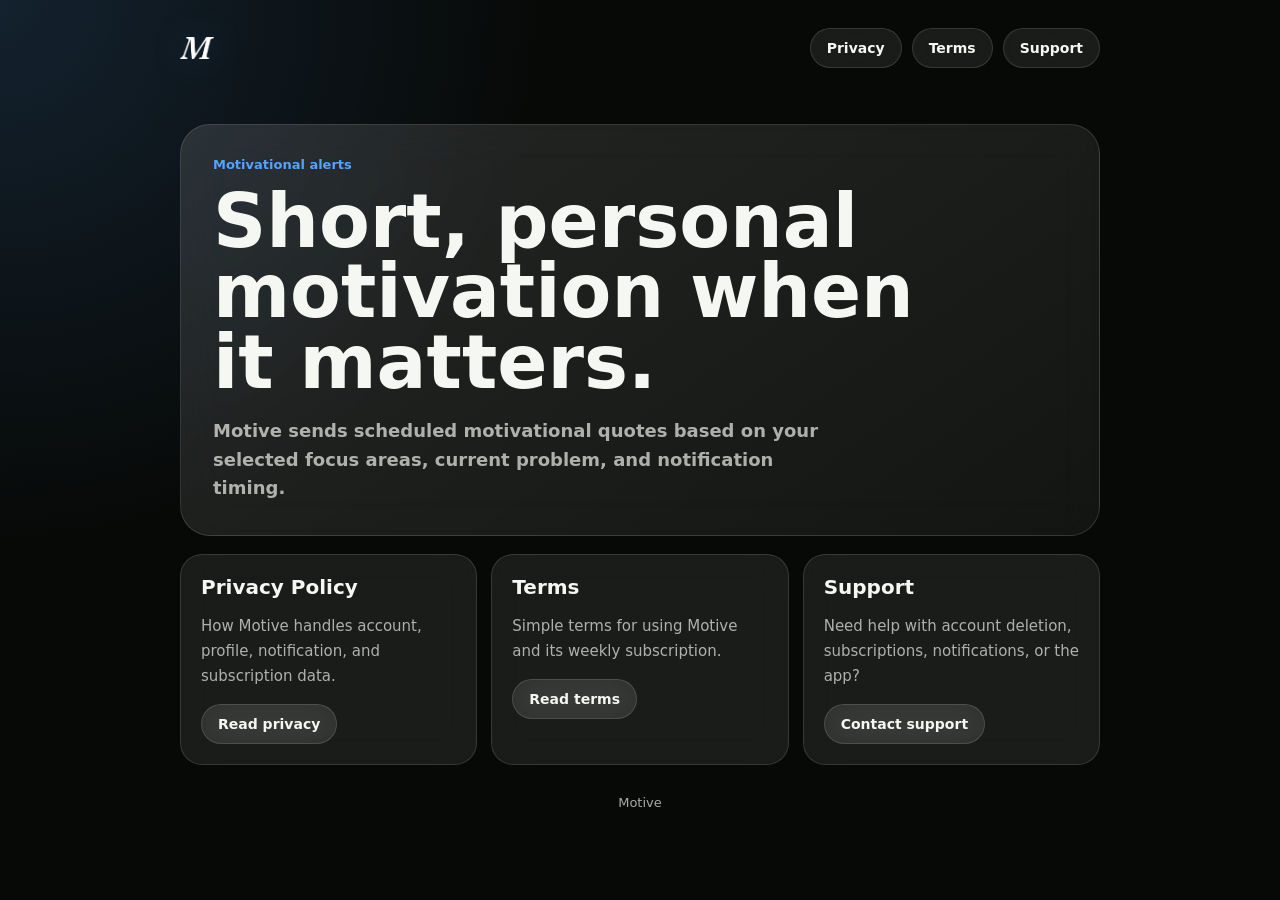
<file: index.html>
<!doctype html>
<html lang="en">
<head>
    <meta charset="utf-8">
    <meta name="viewport" content="width=device-width, initial-scale=1">
    <title>Motive</title>
    <meta name="description" content="Motive support, privacy policy, and terms.">
    <link rel="stylesheet" href="styles.css">
</head>
<body>
    <main class="shell">
        <nav class="nav" aria-label="Main navigation">
            <a class="brand" href="index.html" aria-label="Motive home">
                <img class="mark" src="site-assets/motive-logo.png" alt="">
            </a>
            <div class="links">
                <a href="privacy.html">Privacy</a>
                <a href="terms.html">Terms</a>
                <a href="support.html">Support</a>
            </div>
        </nav>

        <section class="hero">
            <p class="eyebrow">Motivational alerts</p>
            <h1>Short, personal motivation when it matters.</h1>
            <p class="lead">Motive sends scheduled motivational quotes based on your selected focus areas, current problem, and notification timing.</p>
        </section>

        <section class="grid" aria-label="Site links">
            <article class="card">
                <h2>Privacy Policy</h2>
                <p>How Motive handles account, profile, notification, and subscription data.</p>
                <a class="button" href="privacy.html">Read privacy</a>
            </article>
            <article class="card">
                <h2>Terms</h2>
                <p>Simple terms for using Motive and its weekly subscription.</p>
                <a class="button" href="terms.html">Read terms</a>
            </article>
            <article class="card">
                <h2>Support</h2>
                <p>Need help with account deletion, subscriptions, notifications, or the app?</p>
                <a class="button" href="support.html">Contact support</a>
            </article>
        </section>

        <p class="footer">Motive</p>
    </main>
</body>
</html>
</file>
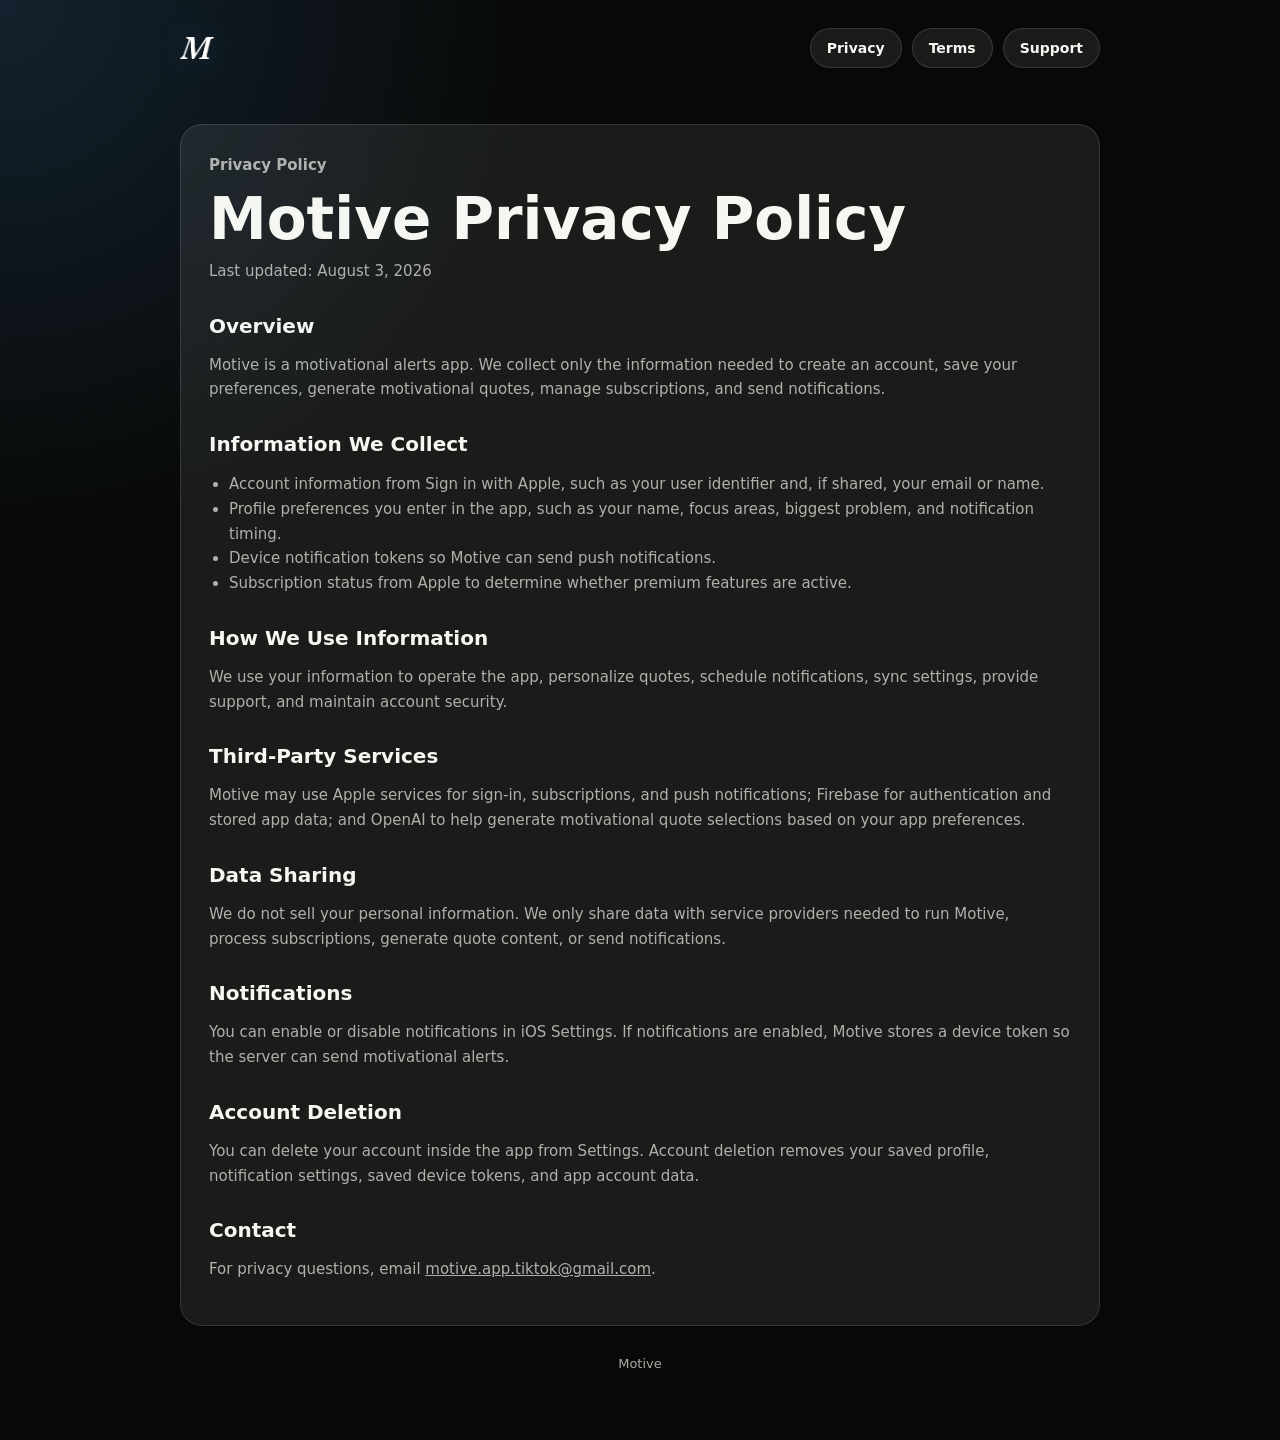
<file: privacy.html>
<!doctype html>
<html lang="en">
<head>
    <meta charset="utf-8">
    <meta name="viewport" content="width=device-width, initial-scale=1">
    <title>Privacy Policy - Motive</title>
    <meta name="description" content="Privacy Policy for Motive.">
    <link rel="stylesheet" href="styles.css">
</head>
<body>
    <main class="shell">
        <nav class="nav" aria-label="Main navigation">
            <a class="brand" href="index.html" aria-label="Motive home">
                <img class="mark" src="site-assets/motive-logo.png" alt="">
            </a>
            <div class="links">
                <a href="privacy.html">Privacy</a>
                <a href="terms.html">Terms</a>
                <a href="support.html">Support</a>
            </div>
        </nav>

        <article class="content">
            <p class="eyebrow">Privacy Policy</p>
            <h1>Motive Privacy Policy</h1>
            <p class="meta">Last updated: August 3, 2026</p>

            <h2>Overview</h2>
            <p>Motive is a motivational alerts app. We collect only the information needed to create an account, save your preferences, generate motivational quotes, manage subscriptions, and send notifications.</p>

            <h2>Information We Collect</h2>
            <ul>
                <li>Account information from Sign in with Apple, such as your user identifier and, if shared, your email or name.</li>
                <li>Profile preferences you enter in the app, such as your name, focus areas, biggest problem, and notification timing.</li>
                <li>Device notification tokens so Motive can send push notifications.</li>
                <li>Subscription status from Apple to determine whether premium features are active.</li>
            </ul>

            <h2>How We Use Information</h2>
            <p>We use your information to operate the app, personalize quotes, schedule notifications, sync settings, provide support, and maintain account security.</p>

            <h2>Third-Party Services</h2>
            <p>Motive may use Apple services for sign-in, subscriptions, and push notifications; Firebase for authentication and stored app data; and OpenAI to help generate motivational quote selections based on your app preferences.</p>

            <h2>Data Sharing</h2>
            <p>We do not sell your personal information. We only share data with service providers needed to run Motive, process subscriptions, generate quote content, or send notifications.</p>

            <h2>Notifications</h2>
            <p>You can enable or disable notifications in iOS Settings. If notifications are enabled, Motive stores a device token so the server can send motivational alerts.</p>

            <h2>Account Deletion</h2>
            <p>You can delete your account inside the app from Settings. Account deletion removes your saved profile, notification settings, saved device tokens, and app account data.</p>

            <h2>Contact</h2>
            <p>For privacy questions, email <a href="mailto:motive.app.tiktok@gmail.com">motive.app.tiktok@gmail.com</a>.</p>
        </article>

        <p class="footer">Motive</p>
    </main>
</body>
</html>
</file>
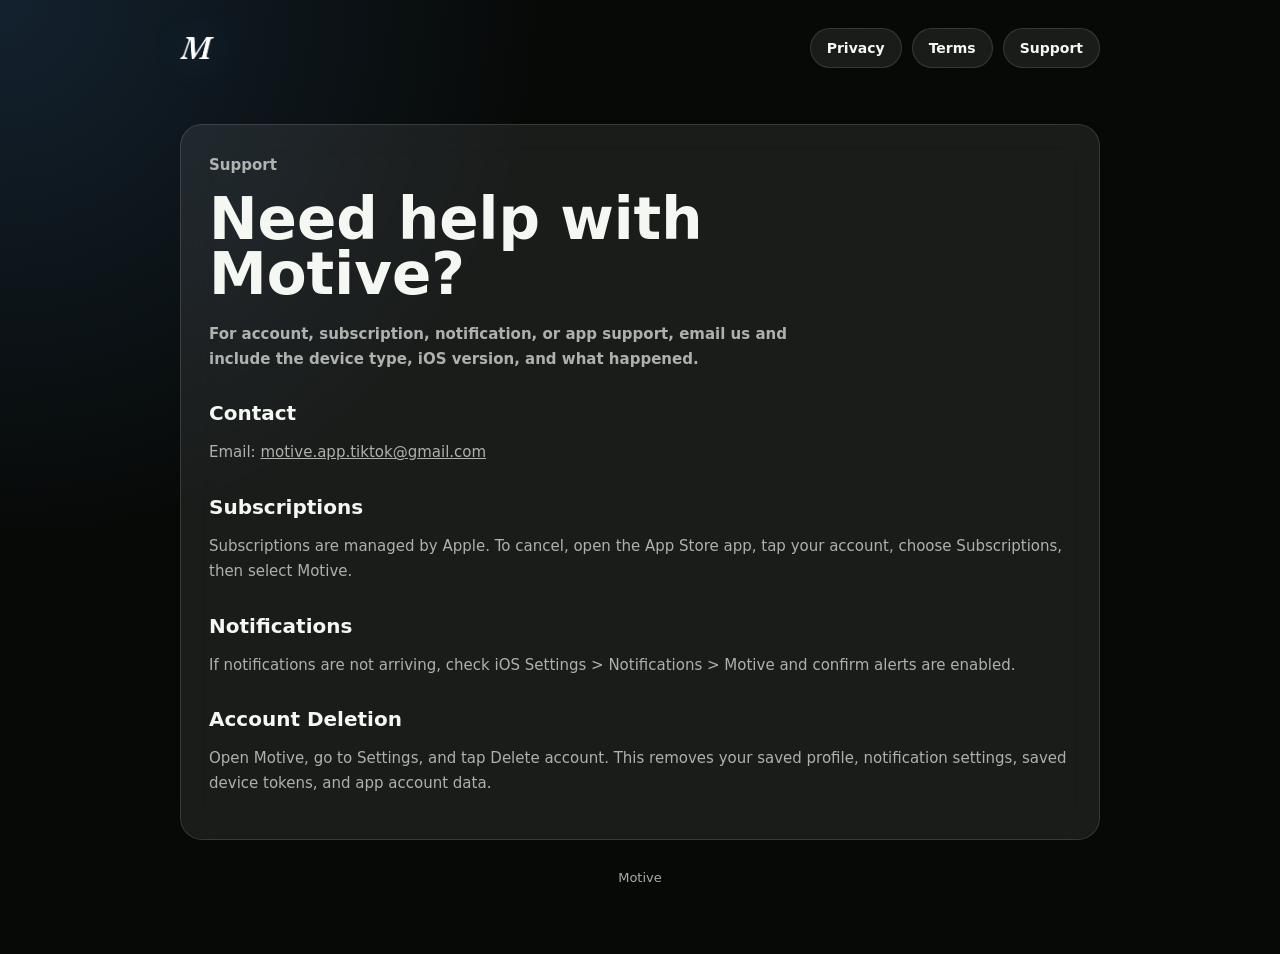
<file: support.html>
<!doctype html>
<html lang="en">
<head>
    <meta charset="utf-8">
    <meta name="viewport" content="width=device-width, initial-scale=1">
    <title>Support - Motive</title>
    <meta name="description" content="Support for Motive.">
    <link rel="stylesheet" href="styles.css">
</head>
<body>
    <main class="shell">
        <nav class="nav" aria-label="Main navigation">
            <a class="brand" href="index.html" aria-label="Motive home">
                <img class="mark" src="site-assets/motive-logo.png" alt="">
            </a>
            <div class="links">
                <a href="privacy.html">Privacy</a>
                <a href="terms.html">Terms</a>
                <a href="support.html">Support</a>
            </div>
        </nav>

        <article class="content">
            <p class="eyebrow">Support</p>
            <h1>Need help with Motive?</h1>
            <p class="lead">For account, subscription, notification, or app support, email us and include the device type, iOS version, and what happened.</p>

            <h2>Contact</h2>
            <p>Email: <a href="mailto:motive.app.tiktok@gmail.com">motive.app.tiktok@gmail.com</a></p>

            <h2>Subscriptions</h2>
            <p>Subscriptions are managed by Apple. To cancel, open the App Store app, tap your account, choose Subscriptions, then select Motive.</p>

            <h2>Notifications</h2>
            <p>If notifications are not arriving, check iOS Settings > Notifications > Motive and confirm alerts are enabled.</p>

            <h2>Account Deletion</h2>
            <p>Open Motive, go to Settings, and tap Delete account. This removes your saved profile, notification settings, saved device tokens, and app account data.</p>
        </article>

        <p class="footer">Motive</p>
    </main>
</body>
</html>
</file>
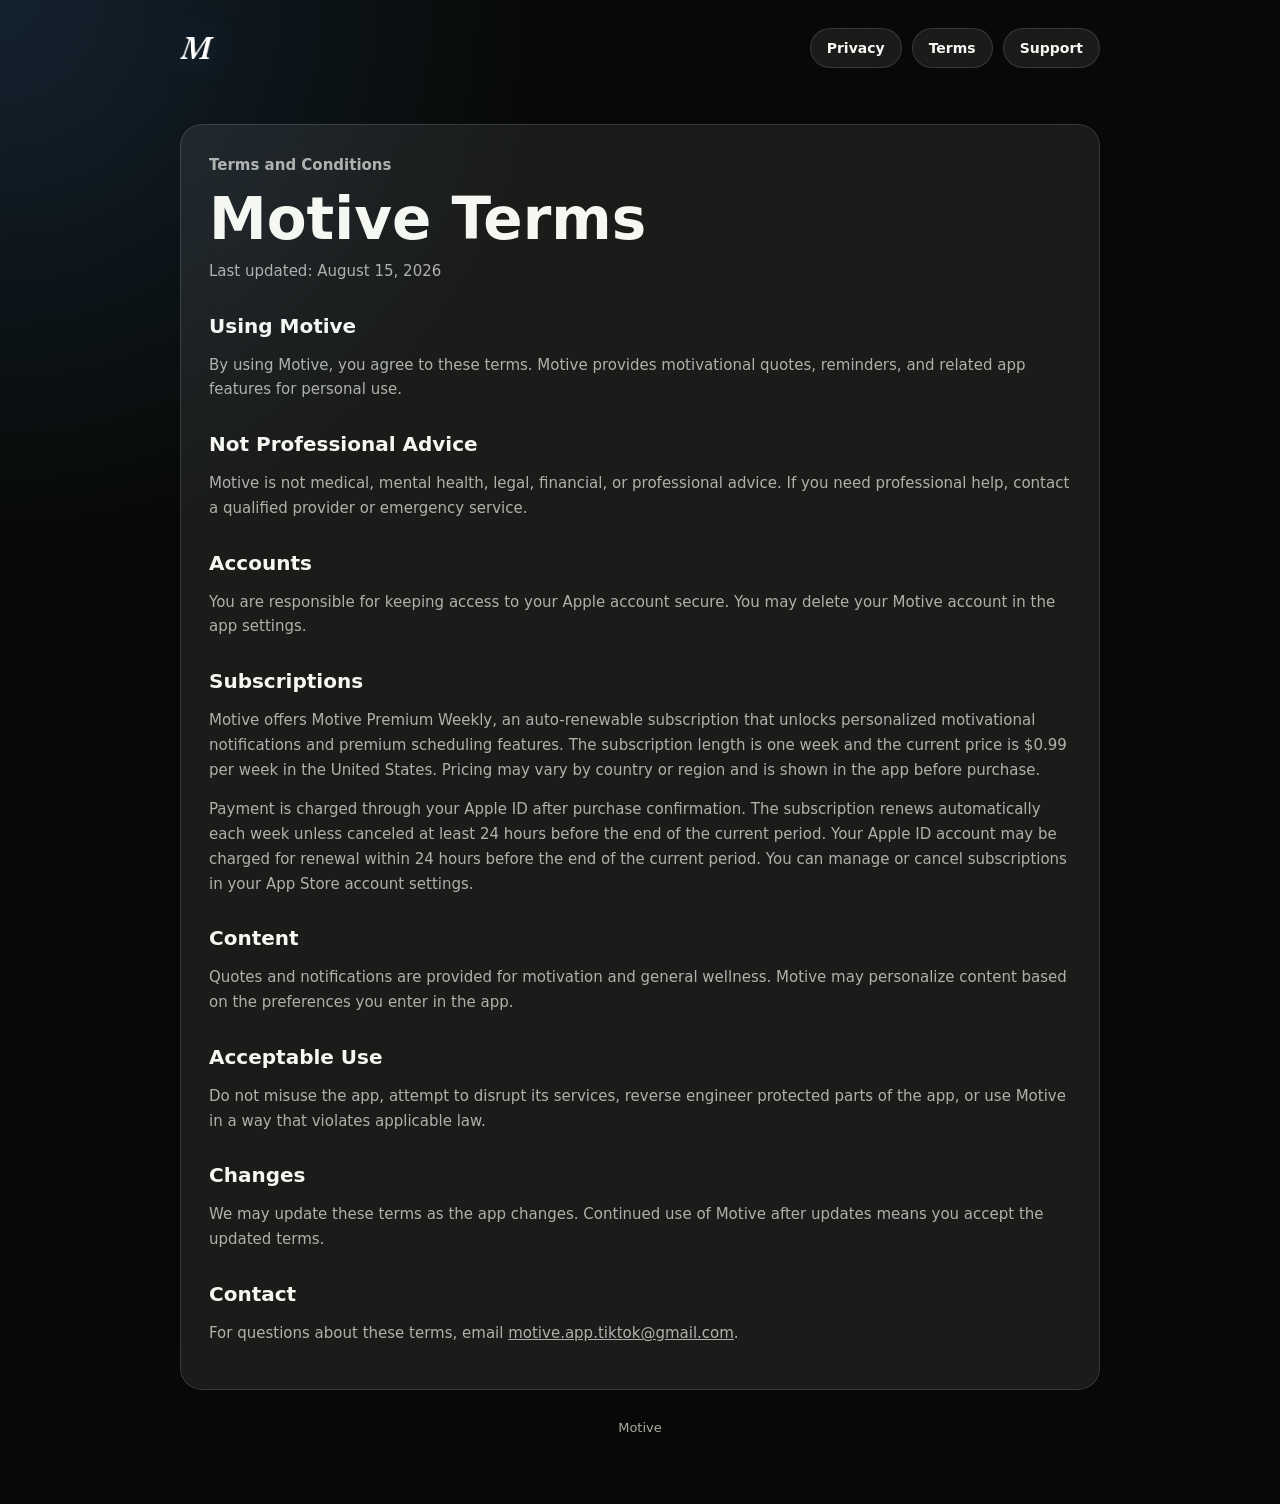
<file: terms.html>
<!doctype html>
<html lang="en">
<head>
    <meta charset="utf-8">
    <meta name="viewport" content="width=device-width, initial-scale=1">
    <title>Terms and Conditions - Motive</title>
    <meta name="description" content="Terms and Conditions for Motive.">
    <link rel="stylesheet" href="styles.css">
</head>
<body>
    <main class="shell">
        <nav class="nav" aria-label="Main navigation">
            <a class="brand" href="index.html" aria-label="Motive home">
                <img class="mark" src="site-assets/motive-logo.png" alt="">
            </a>
            <div class="links">
                <a href="privacy.html">Privacy</a>
                <a href="terms.html">Terms</a>
                <a href="support.html">Support</a>
            </div>
        </nav>

        <article class="content">
            <p class="eyebrow">Terms and Conditions</p>
            <h1>Motive Terms</h1>
            <p class="meta">Last updated: August 15, 2026</p>

            <h2>Using Motive</h2>
            <p>By using Motive, you agree to these terms. Motive provides motivational quotes, reminders, and related app features for personal use.</p>

            <h2>Not Professional Advice</h2>
            <p>Motive is not medical, mental health, legal, financial, or professional advice. If you need professional help, contact a qualified provider or emergency service.</p>

            <h2>Accounts</h2>
            <p>You are responsible for keeping access to your Apple account secure. You may delete your Motive account in the app settings.</p>

            <h2>Subscriptions</h2>
            <p>Motive offers Motive Premium Weekly, an auto-renewable subscription that unlocks personalized motivational notifications and premium scheduling features. The subscription length is one week and the current price is $0.99 per week in the United States. Pricing may vary by country or region and is shown in the app before purchase.</p>
            <p>Payment is charged through your Apple ID after purchase confirmation. The subscription renews automatically each week unless canceled at least 24 hours before the end of the current period. Your Apple ID account may be charged for renewal within 24 hours before the end of the current period. You can manage or cancel subscriptions in your App Store account settings.</p>

            <h2>Content</h2>
            <p>Quotes and notifications are provided for motivation and general wellness. Motive may personalize content based on the preferences you enter in the app.</p>

            <h2>Acceptable Use</h2>
            <p>Do not misuse the app, attempt to disrupt its services, reverse engineer protected parts of the app, or use Motive in a way that violates applicable law.</p>

            <h2>Changes</h2>
            <p>We may update these terms as the app changes. Continued use of Motive after updates means you accept the updated terms.</p>

            <h2>Contact</h2>
            <p>For questions about these terms, email <a href="mailto:motive.app.tiktok@gmail.com">motive.app.tiktok@gmail.com</a>.</p>
        </article>

        <p class="footer">Motive</p>
    </main>
</body>
</html>
</file>
<file: styles.css>
:root {
    color-scheme: dark;
    --bg: #070907;
    --surface: rgba(255, 255, 255, 0.08);
    --surface-strong: rgba(255, 255, 255, 0.12);
    --border: rgba(255, 255, 255, 0.13);
    --text: #f5f7f2;
    --muted: rgba(245, 247, 242, 0.68);
    --accent: #54a3ff;
    --accent-soft: rgba(84, 163, 255, 0.16);
    --radius: 22px;
}

* {
    box-sizing: border-box;
}

html {
    background: var(--bg);
}

body {
    margin: 0;
    min-height: 100vh;
    font-family: Inter, ui-sans-serif, system-ui, -apple-system, BlinkMacSystemFont, "Segoe UI", sans-serif;
    background:
        radial-gradient(circle at top left, rgba(84, 163, 255, 0.16), transparent 34rem),
        var(--bg);
    color: var(--text);
}

a {
    color: inherit;
}

.shell {
    width: min(920px, calc(100% - 32px));
    margin: 0 auto;
    padding: 28px 0 56px;
}

.nav {
    display: flex;
    align-items: center;
    justify-content: space-between;
    gap: 18px;
    margin-bottom: 56px;
}

.brand {
    display: inline-flex;
    align-items: center;
    gap: 12px;
    text-decoration: none;
    font-weight: 800;
    letter-spacing: 0;
}

.mark {
    width: 34px;
    height: 34px;
    display: inline-block;
    object-fit: contain;
    filter: drop-shadow(0 0 18px rgba(84, 163, 255, 0.24));
}

.links {
    display: flex;
    align-items: center;
    gap: 10px;
    flex-wrap: wrap;
    justify-content: flex-end;
}

.links a,
.button {
    min-height: 40px;
    display: inline-flex;
    align-items: center;
    justify-content: center;
    padding: 0 16px;
    border: 1px solid var(--border);
    border-radius: 999px;
    background: var(--surface);
    color: var(--text);
    text-decoration: none;
    font-size: 14px;
    font-weight: 700;
    backdrop-filter: blur(18px);
}

.hero {
    padding: 32px;
    border: 1px solid var(--border);
    border-radius: calc(var(--radius) + 8px);
    background: linear-gradient(145deg, var(--surface-strong), rgba(255, 255, 255, 0.05));
    backdrop-filter: blur(24px);
}

.eyebrow {
    margin: 0 0 14px;
    color: var(--accent);
    font-size: 13px;
    font-weight: 800;
}

h1 {
    margin: 0;
    max-width: 760px;
    font-size: clamp(40px, 7vw, 74px);
    line-height: 0.95;
    letter-spacing: 0;
}

.lead {
    max-width: 620px;
    margin: 20px 0 0;
    color: var(--muted);
    font-size: 18px;
    line-height: 1.6;
    font-weight: 550;
}

.grid {
    display: grid;
    grid-template-columns: repeat(3, 1fr);
    gap: 14px;
    margin-top: 18px;
}

.card,
.content {
    border: 1px solid var(--border);
    border-radius: var(--radius);
    background: var(--surface);
    backdrop-filter: blur(18px);
}

.card {
    padding: 20px;
}

.card h2,
.content h2 {
    margin: 0 0 10px;
    font-size: 20px;
}

.card p,
.content p,
.content li {
    color: var(--muted);
    font-size: 15px;
    line-height: 1.65;
}

.content {
    margin-top: 18px;
    padding: 28px;
}

.content h1 {
    font-size: clamp(34px, 6vw, 58px);
}

.content h2 {
    margin-top: 30px;
}

.content ul {
    padding-left: 20px;
}

.meta {
    margin: 12px 0 0;
    color: var(--muted);
    font-size: 14px;
}

.footer {
    margin-top: 30px;
    color: var(--muted);
    font-size: 13px;
    text-align: center;
}

@media (max-width: 720px) {
    .shell {
        width: min(100% - 24px, 920px);
        padding-top: 18px;
    }

    .nav {
        align-items: flex-start;
        margin-bottom: 32px;
    }

    .links {
        gap: 8px;
    }

    .links a {
        min-height: 36px;
        padding: 0 12px;
        font-size: 13px;
    }

    .hero,
    .content {
        padding: 22px;
    }

    .grid {
        grid-template-columns: 1fr;
    }
}
</file>
